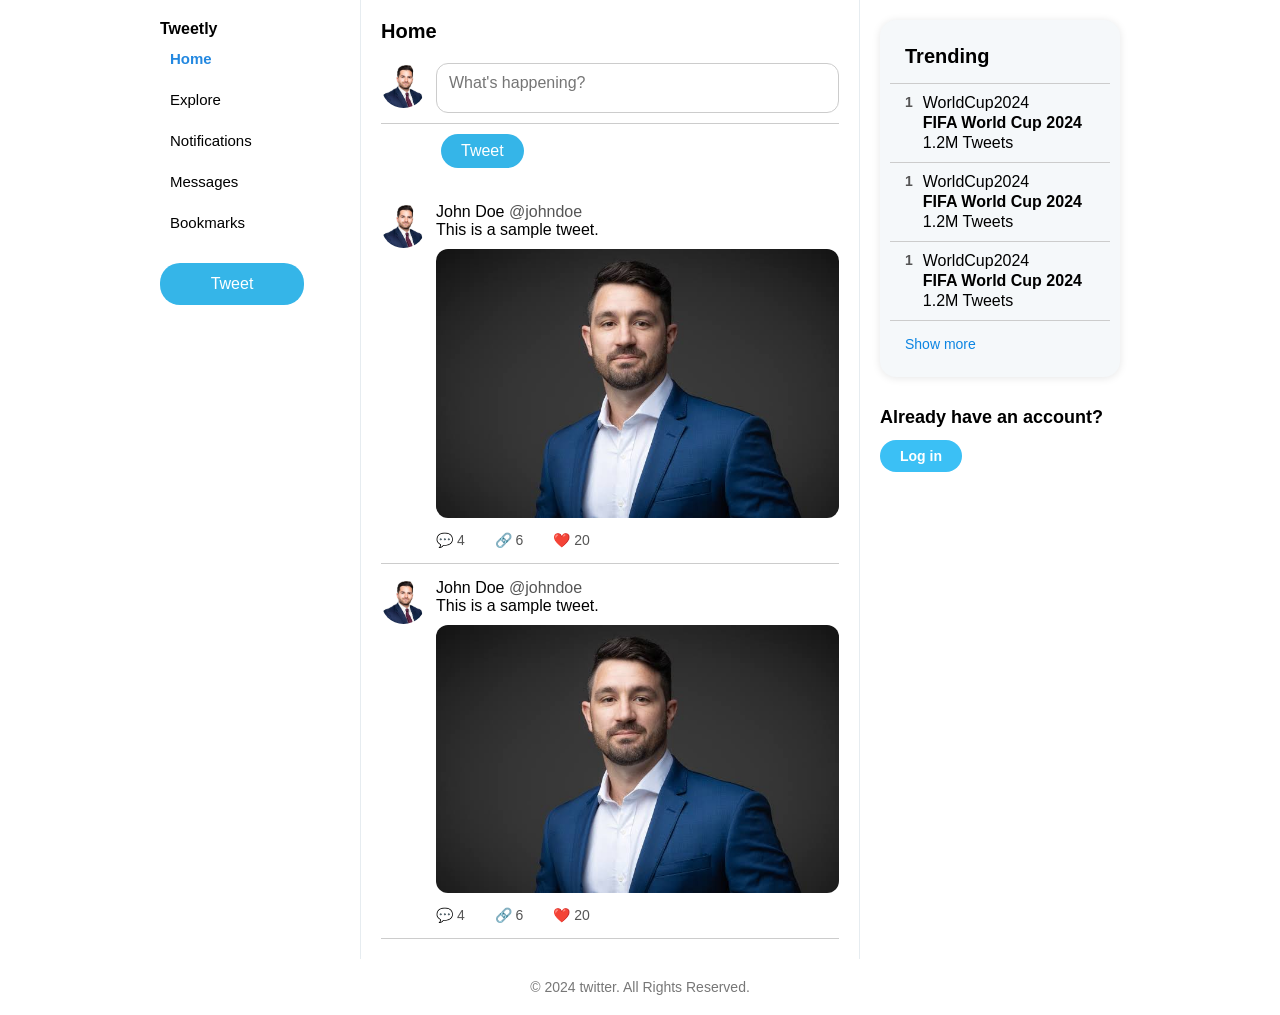
<file: Class 08 Homework/HTML Basics/index.html>
<!DOCTYPE html>
<html lang="en">
<head>
    <meta charset="UTF-8">
    <meta name="viewport" content="width=device-width, initial-scale=1.0">
    <title>Document</title>
    <link rel = "stylesheet" href="style.css">
</head>
<body>
    <div class="Page">

        <!-- left navbar -->
         <nav class="sidebar">
            <div class="name">
                Tweetly
            </div>

            <ul class="nav-list">
                <li class="nav-item active"> Home</li>
                <li class="nav-item"> Explore </li>
                <li class="nav-item"> Notifications </li>
                <li class="nav-item"> Messages </li>
                <li class="nav-item"> Bookmarks</li>
            </ul>
            

            <button class="tweet-btn">
                Tweet

            </button>

         </nav>
         <!-- end section -->
          <!-- main section -->

          <main class="feed">
            <h1 class="feed-title"> Home</h1>
            <div class="new-tweet">
                <img src="images/images (1).jpg" alt="profile" class="avatar">
                <textarea class="tweet-input" placeholder="What's happening?"></textarea>
            </div>
            <button class="tweet-btn small">Tweet</button>

            <!-- list of tweets -->
             <div class="tweet">
                <img src="images/images (1).jpg" alt="profile" class="avatar">
             
                <div class="tweet-content">
                <p>
                    <span class="username">John Doe</span>
                    <span class="handle">@johndoe</span>
                </p>
                <p class="tweet-text">
                    This is a sample tweet. 
                </p>
                <img src="images/images (2).jpg" alt="tweet image" class="tweet-image"> 
                <div class="tweet-actions">
                    <span>💬 4</span>
                    <span>🔗 6</span>
                    <span>❤️ 20</span>

                </div>
            </div>

            
            </div>
                
            <div class="tweet">
                <img src="images/images (1).jpg" alt="profile" class="avatar">
             
                <div class="tweet-content">
                <p>
                    <span class="username">John Doe</span>
                    <span class="handle">@johndoe</span>
                </p>
                <p class="tweet-text">
                    This is a sample tweet. 
                </p>
                <img src="images/images (2).jpg" alt="tweet image" class="tweet-image"> 
                <div class="tweet-actions">
                    <span>💬 4</span>
                    <span>🔗 6</span>
                    <span>❤️ 20</span>

                </div>
            </div>

            
            </div>

            

          </main>

          <!-- start trend section  -->


          <aside class="trends">
            <div class="trends-card">
                <h2>Trending</h2>
                <a class="trend-item" href="#">
                    <p class="trend-number">1</p>
                    <div class="trend-text">
                        <p class="trend-catagory">WorldCup2024 </p>
                        <p class="trend-name">FIFA World Cup 2024</p>
                        <p class="trend-counts">1.2M Tweets</p>
                    </div>

                </a>
                <a class="trend-item" href="#">
                    <p class="trend-number">1</p>
                    <div class="trend-text">
                        <p class="trend-catagory">WorldCup2024 </p>
                        <p class="trend-name">FIFA World Cup 2024</p>
                        <p class="trend-counts">1.2M Tweets</p>
                    </div>

                </a>
                <a class="trend-item" href="#">
                    <p class="trend-number">1</p>
                    <div class="trend-text">
                        <p class="trend-catagory">WorldCup2024 </p>
                        <p class="trend-name">FIFA World Cup 2024</p>
                        <p class="trend-counts">1.2M Tweets</p>
                    </div>

                </a>
                <a class="trend-more" href="#">Show more</a>
            </div>
            
            <div class="login-area">
                <h3>Already have an account?</h3>

                <a href="login.html" class="login-button">
                    Log in
                </a>
            </div>

          </aside>


           <!-- end trend section  -->




           <!-- main section end -->



    </div>
    <footer class="site-footer">
        <p> &copy; 2024 twitter. All Rights Reserved.</p>

    </footer>
    
</body>
</html>
</file>
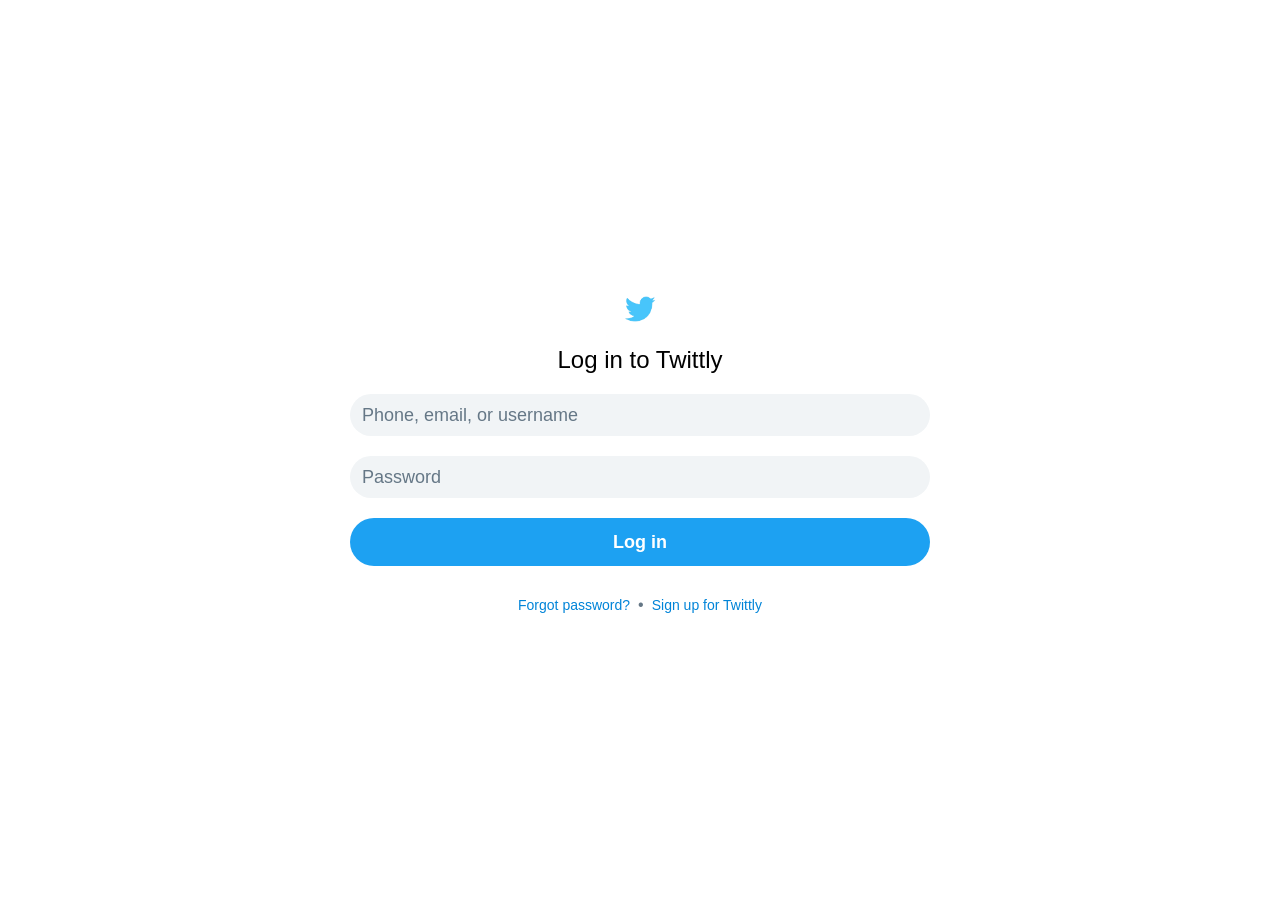
<file: Class 08 Homework/HTML Basics/login.html>
<!DOCTYPE html>
<html lang="en">
<head>
    <meta charset="UTF-8">
    <meta name="viewport" content="width=device-width, initial-scale=1.0">
    <title>Log in to Twittly</title>
    <link rel="stylesheet" href="loginStyle.css">
</head>

<body>

    <div class="login-container">

        <!-- Twitter Logo -->
        <div class="twitter-logo">
            <span>
                <img src="images/logo.png" alt="Twittly Logo" class="logo">
            </span>
        </div>

        <h1>Log in to Twittly</h1>

        <!-- Login Form -->
        <form>

            <input
                type="text"
                placeholder="Phone, email, or username"
            >

            <input
                type="password"
                placeholder="Password"
            >

            <button type="submit">
                Log in
            </button>

        </form>

        <!-- Links -->
        <div class="links">
            <a href="#">Forgot password?</a>
            <span>•</span>
            <a href="#">Sign up for Twittly</a>
        </div>

    </div>

</body>
</html>
</file>
<file: Class 08 Homework/HTML Basics/style.css>
* {
  margin: 0;
  padding: 0;
  box-sizing: border-box;
}

body {
  font-family: Arial, Helvetica, sans-serif;
  background-color: white;
  color: black;
}

/* Outer layout wrapper */
.Page {
  display: flex;
  max-width: 1000px;
  margin: 0 auto;
}

/* Left Navigation Sidebar */
.sidebar {
  width: 220px;
  padding: 20px;
  flex-shrink: 0;
}

.name {
  font-weight: bold;
}

.logo {
  font-size: 24px;
  font-weight: bold;
  color: #333;
}

.nav-list {
  list-style: none;
}

.nav-item {
  font-size: 15px;
  padding: 12px 10px;
  border-radius: 20px;
  cursor: pointer;
}

.nav-item:hover {
  background-color: rgb(151, 155, 158);
}

.nav-item.active {
  font-weight: bold;
  color: rgb(35, 136, 224);
}

.tweet-btn {
  margin-top: 20px;
  width: 80%;
  padding: 12px;
  border: none;
  border-radius: 20px;
  background-color: rgb(53, 181, 232);
  color: white;
  font-size: 16px;
  cursor: pointer;
}

.tweet-btn:hover {
  background-color: rgb(35, 136, 224);
}

.tweet-btn.small {
  width: auto;
  padding: 8px 20px;
  margin: 10px 0 20px 60px;
}

/* Main Middle Feed Section */
.feed {
  flex: 1;
  border-left: #e6ecf0 solid 1px;
  border-right: #e6ecf0 solid 1px;
  padding: 20px;
}

.feed-title {
  font-size: 20px;
  font-weight: bold;
  margin-bottom: 20px;
}

.new-tweet {
  display: flex;
  gap: 10px;
  border-bottom: 1px solid #ccc;
  padding-bottom: 10px;
}

.new-tweet textarea {
  flex: 1;
  padding: 10px 12px;
  border: 1px solid #ccc;
  border-radius: 12px;
  resize: none;
  font-size: 16px;
  font-family: inherit;
  height: 50px;
}

.new-tweet textarea:focus {
  outline: none;
  border-color: rgb(35, 136, 224);
}

.avatar {
  width: 45px;
  height: 45px;
  min-width: 45px;
  border-radius: 50%;
  object-fit: cover;
}

.tweet {
  display: flex;
  gap: 10px;
  padding: 15px 0;
  border-bottom: 1px solid #ccc;
}

.tweet-content {
  flex: 1;
}

.handle {
  color: #555;
}

.tweet-image {
  width: 100%;
  margin-top: 10px;
  border-radius: 12px;
  object-fit: cover;
}

.tweet-actions {
  display: flex;
  gap: 30px;
  color: #555;
  margin-top: 10px;
  font-size: 14px;
}

/* Right Trends Sidebar & Login Section */
.trends {
  width: 280px;
  padding: 20px;
  flex-shrink: 0;
  display: flex;
  flex-direction: column;
  gap: 20px; /* Separates the Trending box from the Login box */
}

.trends-card {
  background-color: #f5f8fa;
  box-shadow: 0 1px 8px rgba(0, 0, 0, 0.1);
  border-radius: 16px;
  padding: 10px;
}

.trends-card h2 {
  font-size: 20px;
  padding: 15px 15px;
}

.trend-item {
  display: flex;
  gap: 10px;
  padding: 10px 15px;
  cursor: pointer;
  border-top: 1px solid #ccc;
  color: inherit;
  text-decoration: none;
}

.trend-item:hover {
  background-color: #e6ecf0;
}

.trend-number {
  font-size: 14px;
  font-weight: bold;
  color: #555;
}

.trend-category {
  font-size: 14px;
  color: #555;
}

.trend-name {
  margin: 2px 0;
  font-weight: bold;
}

.trend-count {
  font-size: 14px;
  color: #555;
  margin-top: 2px;
}

.trend-more {
  display: block;
  font-size: 14px;
  padding: 15px;
  color: #0c85e2;
  text-decoration: none;
  border-top: 1px solid #ccc;
}

.trend-more:hover {
  background-color: #e6ecf0;
}

/* Login Area Below Trends */
.login-area {
  margin-top: 10px;
}

.login-area h3 {
  font-size: 18px;
  font-weight: bold;
  margin-bottom: 12px; /* Gap between text and button */
}

.login-button {
  display: inline-block;
  padding: 8px 20px;
  font-size: 14px;
  font-weight: bold;
  color: #ffffff;
  background-color: rgb(59, 192, 245);
  border-radius: 20px;
  border: none;
  cursor: pointer;
  text-decoration: none;
}

.login-button:hover {
  background-color: rgb(35, 136, 224);
}

/* Footer Section */
.site-footer {
  text-align: center;
  padding: 20px;
  color: #777;
  font-size: 14px;
}
</file>
<file: Class 08 Homework/HTML Basics/loginStyle.css>
* {
    margin: 0;
    padding: 0;
    box-sizing: border-box;
}

body {
    font-family: Arial, Helvetica, sans-serif;
    background-color: white;

    min-height: 100vh;

    display: flex;
    justify-content: center;
    align-items: center;
}

.login-container {
    width: 580px;
    text-align: center;
}


/* Twitter Logo */

.twitter-logo {
    width: 45px;
    height: 45px;

    margin: 0 auto 15px;

    display: flex;
    justify-content: center;
    align-items: center;
}

.twitter-logo img {
    width: 40px;
    height: auto;

    display: block;
}

.twitter-logo span {
    color: #1da1f2;
    font-size: 42px;
}


/* Heading */

h1 {
    font-size: 24px;
    font-weight: 400;

    margin-bottom: 20px;
}


/* Form */

form {
    width: 100%;
}

input {
    width: 100%;
    height: 42px;

    border: none;
    border-radius: 25px;

    background-color: #f1f4f6;

    padding: 0 12px;

    margin-bottom: 20px;

    font-size: 18px;

    outline: none;
}

input::placeholder {
    color: #657786;
}

input:focus {
    background-color: #e9eef2;
}


/* Login Button */

button {
    width: 100%;
    height: 48px;

    border: none;
    border-radius: 25px;

    background-color: #1da1f2;
    color: white;

    font-size: 18px;
    font-weight: bold;

    cursor: pointer;
}

button:hover {
    background-color: #168cd4;
}


/* Links */

.links {
    margin-top: 30px;

    display: flex;
    justify-content: center;
    align-items: center;

    gap: 8px;
}

.links a {
    color: #0084d8;

    font-size: 14px;

    text-decoration: none;
}

.links a:hover {
    text-decoration: underline;
}

.links span {
    color: #657786;
}


/* Mobile */

@media (max-width: 650px) {

    .login-container {
        width: 90%;
    }

}
</file>
